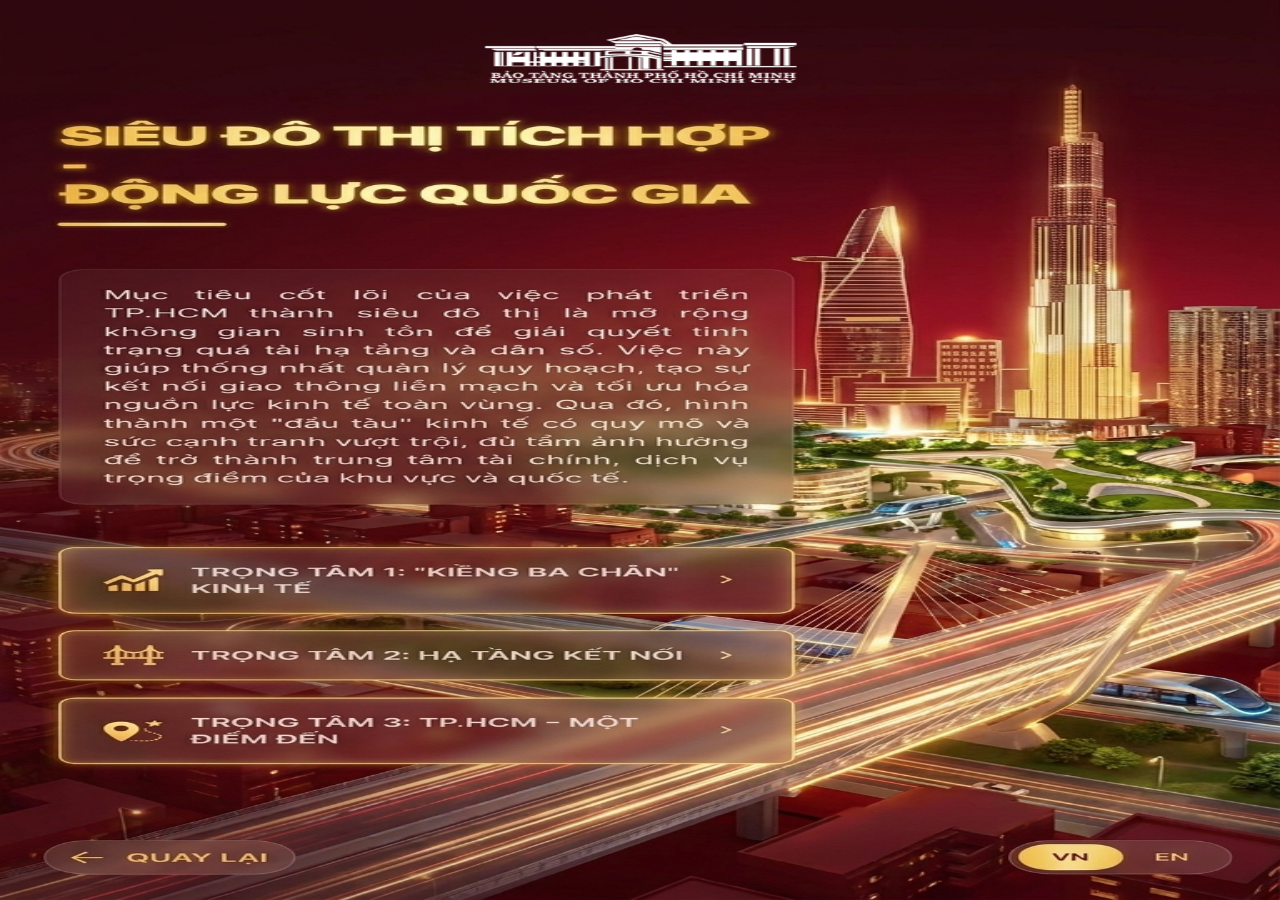
<file: index.html>
<!DOCTYPE html>
<html class="light" lang="vi">
<head>
    <meta charset="utf-8">
    <meta content="width=device-width, initial-scale=1.0, viewport-fit=cover" name="viewport">
    <title>50 Năm</title>
    <script src="./js/tailwindcss/taiwindcss.js"></script>
    <link href="./css/googleapis/famly=Noto+Serif.css" rel="stylesheet">
    <link href="./css/googleapis/family=Material+Symbols+Outline.css" rel="stylesheet">
    <script id="tailwind-config">
        tailwind.config = {
            darkMode: "class",
            theme: {
                extend: {

                    /* ================= COLORS ================= */
                    colors: {

                        /* base brand */
                        primary: "#094cb2",
                        tertiary: "#6d5e00",
                        gold: "#D4AF37",
                        "gold-light": "#F9E37A",
                        "heritage-red": "#8B0000",
                        "deep-red": "#5C0000",

                        /* system (merged full set) */
                        "surface-container": "#ffe9e5",
                        "surface-container-high": "#ffe2dd",
                        "surface-container-highest": "#ffdad4",
                        "surface-container-low": "#fff0ee",
                        "surface-container-lowest": "#ffffff",
                        "surface-variant": "#ffdad4",
                        surface: "#fff8f6",
                        background: "#fff8f6",

                        "surface-bright": "#fff8f6",
                        "surface-dim": "#ffcfc6",
                        "surface-tint": "#9c4144",

                        primary: "#993f42",
                        "primary-container": "#b85659",
                        "primary-fixed": "#ffdad9",
                        "primary-fixed-dim": "#ffb3b2",
                        "on-primary": "#ffffff",
                        "on-primary-container": "#fffbff",
                        "on-primary-fixed": "#410008",
                        "on-primary-fixed-variant": "#7d2a2e",
                        "inverse-primary": "#ffb3b2",

                        secondary: "#3b6471",
                        "secondary-container": "#bce7f5",
                        "secondary-fixed": "#bfe9f8",
                        "secondary-fixed-dim": "#a3cddc",
                        "on-secondary": "#ffffff",
                        "on-secondary-container": "#3f6875",
                        "on-secondary-fixed": "#001f27",
                        "on-secondary-fixed-variant": "#214c58",
                        "inverse-on-surface": "#ffedea",

                        tertiary: "#006574",
                        "tertiary-container": "#008092",
                        "tertiary-fixed": "#a4eeff",
                        "tertiary-fixed-dim": "#52d7f0",
                        "on-tertiary": "#ffffff",
                        "on-tertiary-container": "#f8fdff",
                        "on-tertiary-fixed": "#001f25",
                        "on-tertiary-fixed-variant": "#004e5a",

                        error: "#ba1a1a",
                        "error-container": "#ffdad6",
                        "on-error": "#ffffff",
                        "on-error-container": "#93000a",

                        outline: "#887271",
                        "outline-variant": "#dbc0bf",

                        "inverse-surface": "#462923",
                        "on-surface": "#2e1410",
                        "on-surface-variant": "#554242",
                        "on-background": "#2e1410",

                        "surface-tint": "#2259bf",
                        "surface-container": "#efedee"
                    },

                    /* ================= TYPO ================= */
                    fontFamily: {
                        headline: ["Noto Serif", "serif"],
                        display: ["Noto Serif", "serif"],

                        body: ["Inter", "sans-serif"],
                        label: ["Public Sans", "sans-serif"],

                        "body-sm": ["Inter"],
                        "body-md": ["Inter"],
                        "headline-sm": ["Inter"],
                        "headline-md": ["Inter"],
                        "display-date": ["Inter"],
                        "label-caps": ["Inter"]
                    },

                    fontSize: {
                        "label-caps": ["11px", { lineHeight: "16px", letterSpacing: "0.03em", fontWeight: "600" }],
                        "body-sm": ["13px", { lineHeight: "18px", fontWeight: "400" }],
                        "body-md": ["15px", { lineHeight: "24px", fontWeight: "400" }],
                        "display-date": ["14px", { lineHeight: "20px", letterSpacing: "0.05em", fontWeight: "700" }],
                        "headline-md": ["18px", { lineHeight: "24px", fontWeight: "600" }],
                        "headline-sm": ["16px", { lineHeight: "22px", fontWeight: "600" }]
                    },

                    /* ================= LAYOUT ================= */
                    borderRadius: {
                        DEFAULT: "0.125rem",
                        lg: "0.25rem",
                        xl: "0.5rem",
                        full: "0.75rem"
                    },

                    spacing: {
                        card_gap: "20px",
                        container_padding: "16px",
                        timeline_track_width: "2px",
                        timeline_node_size: "12px",
                        timeline_gutter: "24px",
                        stack_space: "8px"
                    }
                }
            }
        };
    </script>
    <link rel="stylesheet" href="./css/style.css">
</head>

<body id="lang-vi">
    <!-- Loader -->
    <div id="loader" class="loader hidden">
        <div class="dot"></div>
        <div class="dot"></div>
        <div class="dot"></div>
        <div class="dot"></div>
        <div class="dot"></div>
    </div>
    <!-- NỘI DUNG SPA -->
    <div id="app">
    </div>
   
    <script>
         function changeLang() {
            const vietnamese = document.getElementById("lang-vi");
            const english = document.getElementById("lang-eng");
            if (vietnamese) {
                vietnamese.id = "lang-eng"
                // Ẩn tất cả các phần tử ngôn ngữ
                document.querySelectorAll('.lang').forEach(el => el.style.display = 'none');
                // Hiển thị ngôn ngữ tiếng anh
                document.querySelectorAll('.lang-eng').forEach(el => el.style.display = 'block');
                document.querySelectorAll('.lang-eng-inline').forEach(el => el.style.display = 'inline');
                // Lưu ngôn ngữ đã chọn vào localStorage
                localStorage.setItem('language', 'lang-eng')
            }
            if (english) {
                english.id = "lang-vi"

                // Ẩn tất cả các phần tử ngôn ngữ
                document.querySelectorAll('.lang').forEach(el => el.style.display = 'none');
                // Hiển thị ngôn ngữ việt nam
                document.querySelectorAll('.lang-vi').forEach(el => el.style.display = 'block');
                document.querySelectorAll('.lang-vi-inline').forEach(el => el.style.display = 'inline');
                // Lưu ngôn ngữ đã chọn vào localStorage
                localStorage.setItem('language', 'lang-vi')
            }
        }
    </script>
    <script src="./pages/index.js"></script>
    <script src="./js/carousel/innitCarousel.js"></script>
    <script src="./js/main.js"></script>


</body>

</html>
</file>
<file: css/googleapis/famly=Noto+Serif.css>
/* cyrillic-ext */
@font-face {
  font-family: 'Inter';
  font-style: normal;
  font-weight: 400;
  font-display: swap;
  src: url(./font1.woff2) format('woff2');
  unicode-range: U+0460-052F, U+1C80-1C8A, U+20B4, U+2DE0-2DFF, U+A640-A69F, U+FE2E-FE2F;
}
/* cyrillic */
@font-face {
  font-family: 'Inter';
  font-style: normal;
  font-weight: 400;
  font-display: swap;
  src: url(./font2.woff2) format('woff2');
  unicode-range: U+0301, U+0400-045F, U+0490-0491, U+04B0-04B1, U+2116;
}
/* greek-ext */
@font-face {
  font-family: 'Inter';
  font-style: normal;
  font-weight: 400;
  font-display: swap;
  src: url(./font3.woff2) format('woff2');
  unicode-range: U+1F00-1FFF;
}
/* greek */
@font-face {
  font-family: 'Inter';
  font-style: normal;
  font-weight: 400;
  font-display: swap;
  src: url(./font5.woff2) format('woff2');
  unicode-range: U+0370-0377, U+037A-037F, U+0384-038A, U+038C, U+038E-03A1, U+03A3-03FF;
}
/* vietnamese */
@font-face {
  font-family: 'Inter';
  font-style: normal;
  font-weight: 400;
  font-display: swap;
  src: url(./font6.woff2) format('woff2');
  unicode-range: U+0102-0103, U+0110-0111, U+0128-0129, U+0168-0169, U+01A0-01A1, U+01AF-01B0, U+0300-0301, U+0303-0304, U+0308-0309, U+0323, U+0329, U+1EA0-1EF9, U+20AB;
}
/* latin-ext */
@font-face {
  font-family: 'Inter';
  font-style: normal;
  font-weight: 400;
  font-display: swap;
  src: url(./font7.woff2) format('woff2');
  unicode-range: U+0100-02BA, U+02BD-02C5, U+02C7-02CC, U+02CE-02D7, U+02DD-02FF, U+0304, U+0308, U+0329, U+1D00-1DBF, U+1E00-1E9F, U+1EF2-1EFF, U+2020, U+20A0-20AB, U+20AD-20C0, U+2113, U+2C60-2C7F, U+A720-A7FF;
}
/* latin */
@font-face {
  font-family: 'Inter';
  font-style: normal;
  font-weight: 400;
  font-display: swap;
  src: url(./font8.woff2) format('woff2');
  unicode-range: U+0000-00FF, U+0131, U+0152-0153, U+02BB-02BC, U+02C6, U+02DA, U+02DC, U+0304, U+0308, U+0329, U+2000-206F, U+20AC, U+2122, U+2191, U+2193, U+2212, U+2215, U+FEFF, U+FFFD;
}
/* cyrillic-ext */
@font-face {
  font-family: 'Inter';
  font-style: normal;
  font-weight: 500;
  font-display: swap;
  src: url(./font1.woff2) format('woff2');
  unicode-range: U+0460-052F, U+1C80-1C8A, U+20B4, U+2DE0-2DFF, U+A640-A69F, U+FE2E-FE2F;
}
/* cyrillic */
@font-face {
  font-family: 'Inter';
  font-style: normal;
  font-weight: 500;
  font-display: swap;
  src: url(./font2.woff2) format('woff2');
  unicode-range: U+0301, U+0400-045F, U+0490-0491, U+04B0-04B1, U+2116;
}
/* greek-ext */
@font-face {
  font-family: 'Inter';
  font-style: normal;
  font-weight: 500;
  font-display: swap;
  src: url(./font3.woff2) format('woff2');
  unicode-range: U+1F00-1FFF;
}
/* greek */
@font-face {
  font-family: 'Inter';
  font-style: normal;
  font-weight: 500;
  font-display: swap;
  src: url(./font5.woff2) format('woff2');
  unicode-range: U+0370-0377, U+037A-037F, U+0384-038A, U+038C, U+038E-03A1, U+03A3-03FF;
}
/* vietnamese */
@font-face {
  font-family: 'Inter';
  font-style: normal;
  font-weight: 500;
  font-display: swap;
  src: url(./font6.woff2) format('woff2');
  unicode-range: U+0102-0103, U+0110-0111, U+0128-0129, U+0168-0169, U+01A0-01A1, U+01AF-01B0, U+0300-0301, U+0303-0304, U+0308-0309, U+0323, U+0329, U+1EA0-1EF9, U+20AB;
}
/* latin-ext */
@font-face {
  font-family: 'Inter';
  font-style: normal;
  font-weight: 500;
  font-display: swap;
  src: url(./font7.woff2) format('woff2');
  unicode-range: U+0100-02BA, U+02BD-02C5, U+02C7-02CC, U+02CE-02D7, U+02DD-02FF, U+0304, U+0308, U+0329, U+1D00-1DBF, U+1E00-1E9F, U+1EF2-1EFF, U+2020, U+20A0-20AB, U+20AD-20C0, U+2113, U+2C60-2C7F, U+A720-A7FF;
}
/* latin */
@font-face {
  font-family: 'Inter';
  font-style: normal;
  font-weight: 500;
  font-display: swap;
  src: url(./font8.woff2) format('woff2');
  unicode-range: U+0000-00FF, U+0131, U+0152-0153, U+02BB-02BC, U+02C6, U+02DA, U+02DC, U+0304, U+0308, U+0329, U+2000-206F, U+20AC, U+2122, U+2191, U+2193, U+2212, U+2215, U+FEFF, U+FFFD;
}
/* cyrillic-ext */
@font-face {
  font-family: 'Inter';
  font-style: normal;
  font-weight: 700;
  font-display: swap;
  src: url(./font1.woff2) format('woff2');
  unicode-range: U+0460-052F, U+1C80-1C8A, U+20B4, U+2DE0-2DFF, U+A640-A69F, U+FE2E-FE2F;
}
/* cyrillic */
@font-face {
  font-family: 'Inter';
  font-style: normal;
  font-weight: 700;
  font-display: swap;
  src: url(./font2.woff2) format('woff2');
  unicode-range: U+0301, U+0400-045F, U+0490-0491, U+04B0-04B1, U+2116;
}
/* greek-ext */
@font-face {
  font-family: 'Inter';
  font-style: normal;
  font-weight: 700;
  font-display: swap;
  src: url(./font3.woff2) format('woff2');
  unicode-range: U+1F00-1FFF;
}
/* greek */
@font-face {
  font-family: 'Inter';
  font-style: normal;
  font-weight: 700;
  font-display: swap;
  src: url(./font5.woff2) format('woff2');
  unicode-range: U+0370-0377, U+037A-037F, U+0384-038A, U+038C, U+038E-03A1, U+03A3-03FF;
}
/* vietnamese */
@font-face {
  font-family: 'Inter';
  font-style: normal;
  font-weight: 700;
  font-display: swap;
  src: url(./font6.woff2) format('woff2');
  unicode-range: U+0102-0103, U+0110-0111, U+0128-0129, U+0168-0169, U+01A0-01A1, U+01AF-01B0, U+0300-0301, U+0303-0304, U+0308-0309, U+0323, U+0329, U+1EA0-1EF9, U+20AB;
}
/* latin-ext */
@font-face {
  font-family: 'Inter';
  font-style: normal;
  font-weight: 700;
  font-display: swap;
  src: url(./font7.woff2) format('woff2');
  unicode-range: U+0100-02BA, U+02BD-02C5, U+02C7-02CC, U+02CE-02D7, U+02DD-02FF, U+0304, U+0308, U+0329, U+1D00-1DBF, U+1E00-1E9F, U+1EF2-1EFF, U+2020, U+20A0-20AB, U+20AD-20C0, U+2113, U+2C60-2C7F, U+A720-A7FF;
}
/* latin */
@font-face {
  font-family: 'Inter';
  font-style: normal;
  font-weight: 700;
  font-display: swap;
  src: url(./font8.woff2) format('woff2');
  unicode-range: U+0000-00FF, U+0131, U+0152-0153, U+02BB-02BC, U+02C6, U+02DA, U+02DC, U+0304, U+0308, U+0329, U+2000-206F, U+20AC, U+2122, U+2191, U+2193, U+2212, U+2215, U+FEFF, U+FFFD;
}
/* cyrillic-ext */
@font-face {
  font-family: 'Noto Serif';
  font-style: normal;
  font-weight: 400;
  font-stretch: 100%;
  font-display: swap;
  src: url(https://fonts.gstatic.com/s/notoserif/v33/ga6daw1J5X9T9RW6j9bNVls-hfgvz8JcMofYTYf3D33Esw.woff2) format('woff2');
  unicode-range: U+0460-052F, U+1C80-1C8A, U+20B4, U+2DE0-2DFF, U+A640-A69F, U+FE2E-FE2F;
}
/* cyrillic */
@font-face {
  font-family: 'Noto Serif';
  font-style: normal;
  font-weight: 400;
  font-stretch: 100%;
  font-display: swap;
  src: url(https://fonts.gstatic.com/s/notoserif/v33/ga6daw1J5X9T9RW6j9bNVls-hfgvz8JcMofYTYf-D33Esw.woff2) format('woff2');
  unicode-range: U+0301, U+0400-045F, U+0490-0491, U+04B0-04B1, U+2116;
}
/* greek-ext */
@font-face {
  font-family: 'Noto Serif';
  font-style: normal;
  font-weight: 400;
  font-stretch: 100%;
  font-display: swap;
  src: url(https://fonts.gstatic.com/s/notoserif/v33/ga6daw1J5X9T9RW6j9bNVls-hfgvz8JcMofYTYf2D33Esw.woff2) format('woff2');
  unicode-range: U+1F00-1FFF;
}
/* greek */
@font-face {
  font-family: 'Noto Serif';
  font-style: normal;
  font-weight: 400;
  font-stretch: 100%;
  font-display: swap;
  src: url(https://fonts.gstatic.com/s/notoserif/v33/ga6daw1J5X9T9RW6j9bNVls-hfgvz8JcMofYTYf5D33Esw.woff2) format('woff2');
  unicode-range: U+0370-0377, U+037A-037F, U+0384-038A, U+038C, U+038E-03A1, U+03A3-03FF;
}
/* math */
@font-face {
  font-family: 'Noto Serif';
  font-style: normal;
  font-weight: 400;
  font-stretch: 100%;
  font-display: swap;
  src: url(https://fonts.gstatic.com/s/notoserif/v33/ga6daw1J5X9T9RW6j9bNVls-hfgvz8JcMofYTYeGD33Esw.woff2) format('woff2');
  unicode-range: U+0302-0303, U+0305, U+0307-0308, U+0310, U+0312, U+0315, U+031A, U+0326-0327, U+032C, U+032F-0330, U+0332-0333, U+0338, U+033A, U+0346, U+034D, U+0391-03A1, U+03A3-03A9, U+03B1-03C9, U+03D1, U+03D5-03D6, U+03F0-03F1, U+03F4-03F5, U+2016-2017, U+2034-2038, U+203C, U+2040, U+2043, U+2047, U+2050, U+2057, U+205F, U+2070-2071, U+2074-208E, U+2090-209C, U+20D0-20DC, U+20E1, U+20E5-20EF, U+2100-2112, U+2114-2115, U+2117-2121, U+2123-214F, U+2190, U+2192, U+2194-21AE, U+21B0-21E5, U+21F1-21F2, U+21F4-2211, U+2213-2214, U+2216-22FF, U+2308-230B, U+2310, U+2319, U+231C-2321, U+2336-237A, U+237C, U+2395, U+239B-23B7, U+23D0, U+23DC-23E1, U+2474-2475, U+25AF, U+25B3, U+25B7, U+25BD, U+25C1, U+25CA, U+25CC, U+25FB, U+266D-266F, U+27C0-27FF, U+2900-2AFF, U+2B0E-2B11, U+2B30-2B4C, U+2BFE, U+3030, U+FF5B, U+FF5D, U+1D400-1D7FF, U+1EE00-1EEFF;
}
/* vietnamese */
@font-face {
  font-family: 'Noto Serif';
  font-style: normal;
  font-weight: 400;
  font-stretch: 100%;
  font-display: swap;
  src: url(https://fonts.gstatic.com/s/notoserif/v33/ga6daw1J5X9T9RW6j9bNVls-hfgvz8JcMofYTYf1D33Esw.woff2) format('woff2');
  unicode-range: U+0102-0103, U+0110-0111, U+0128-0129, U+0168-0169, U+01A0-01A1, U+01AF-01B0, U+0300-0301, U+0303-0304, U+0308-0309, U+0323, U+0329, U+1EA0-1EF9, U+20AB;
}
/* latin-ext */
@font-face {
  font-family: 'Noto Serif';
  font-style: normal;
  font-weight: 400;
  font-stretch: 100%;
  font-display: swap;
  src: url(https://fonts.gstatic.com/s/notoserif/v33/ga6daw1J5X9T9RW6j9bNVls-hfgvz8JcMofYTYf0D33Esw.woff2) format('woff2');
  unicode-range: U+0100-02BA, U+02BD-02C5, U+02C7-02CC, U+02CE-02D7, U+02DD-02FF, U+0304, U+0308, U+0329, U+1D00-1DBF, U+1E00-1E9F, U+1EF2-1EFF, U+2020, U+20A0-20AB, U+20AD-20C0, U+2113, U+2C60-2C7F, U+A720-A7FF;
}
/* latin */
@font-face {
  font-family: 'Noto Serif';
  font-style: normal;
  font-weight: 400;
  font-stretch: 100%;
  font-display: swap;
  src: url(https://fonts.gstatic.com/s/notoserif/v33/ga6daw1J5X9T9RW6j9bNVls-hfgvz8JcMofYTYf6D30.woff2) format('woff2');
  unicode-range: U+0000-00FF, U+0131, U+0152-0153, U+02BB-02BC, U+02C6, U+02DA, U+02DC, U+0304, U+0308, U+0329, U+2000-206F, U+20AC, U+2122, U+2191, U+2193, U+2212, U+2215, U+FEFF, U+FFFD;
}
/* cyrillic-ext */
@font-face {
  font-family: 'Noto Serif';
  font-style: normal;
  font-weight: 500;
  font-stretch: 100%;
  font-display: swap;
  src: url(https://fonts.gstatic.com/s/notoserif/v33/ga6daw1J5X9T9RW6j9bNVls-hfgvz8JcMofYTYf3D33Esw.woff2) format('woff2');
  unicode-range: U+0460-052F, U+1C80-1C8A, U+20B4, U+2DE0-2DFF, U+A640-A69F, U+FE2E-FE2F;
}
/* cyrillic */
@font-face {
  font-family: 'Noto Serif';
  font-style: normal;
  font-weight: 500;
  font-stretch: 100%;
  font-display: swap;
  src: url(https://fonts.gstatic.com/s/notoserif/v33/ga6daw1J5X9T9RW6j9bNVls-hfgvz8JcMofYTYf-D33Esw.woff2) format('woff2');
  unicode-range: U+0301, U+0400-045F, U+0490-0491, U+04B0-04B1, U+2116;
}
/* greek-ext */
@font-face {
  font-family: 'Noto Serif';
  font-style: normal;
  font-weight: 500;
  font-stretch: 100%;
  font-display: swap;
  src: url(https://fonts.gstatic.com/s/notoserif/v33/ga6daw1J5X9T9RW6j9bNVls-hfgvz8JcMofYTYf2D33Esw.woff2) format('woff2');
  unicode-range: U+1F00-1FFF;
}
/* greek */
@font-face {
  font-family: 'Noto Serif';
  font-style: normal;
  font-weight: 500;
  font-stretch: 100%;
  font-display: swap;
  src: url(https://fonts.gstatic.com/s/notoserif/v33/ga6daw1J5X9T9RW6j9bNVls-hfgvz8JcMofYTYf5D33Esw.woff2) format('woff2');
  unicode-range: U+0370-0377, U+037A-037F, U+0384-038A, U+038C, U+038E-03A1, U+03A3-03FF;
}
/* math */
@font-face {
  font-family: 'Noto Serif';
  font-style: normal;
  font-weight: 500;
  font-stretch: 100%;
  font-display: swap;
  src: url(https://fonts.gstatic.com/s/notoserif/v33/ga6daw1J5X9T9RW6j9bNVls-hfgvz8JcMofYTYeGD33Esw.woff2) format('woff2');
  unicode-range: U+0302-0303, U+0305, U+0307-0308, U+0310, U+0312, U+0315, U+031A, U+0326-0327, U+032C, U+032F-0330, U+0332-0333, U+0338, U+033A, U+0346, U+034D, U+0391-03A1, U+03A3-03A9, U+03B1-03C9, U+03D1, U+03D5-03D6, U+03F0-03F1, U+03F4-03F5, U+2016-2017, U+2034-2038, U+203C, U+2040, U+2043, U+2047, U+2050, U+2057, U+205F, U+2070-2071, U+2074-208E, U+2090-209C, U+20D0-20DC, U+20E1, U+20E5-20EF, U+2100-2112, U+2114-2115, U+2117-2121, U+2123-214F, U+2190, U+2192, U+2194-21AE, U+21B0-21E5, U+21F1-21F2, U+21F4-2211, U+2213-2214, U+2216-22FF, U+2308-230B, U+2310, U+2319, U+231C-2321, U+2336-237A, U+237C, U+2395, U+239B-23B7, U+23D0, U+23DC-23E1, U+2474-2475, U+25AF, U+25B3, U+25B7, U+25BD, U+25C1, U+25CA, U+25CC, U+25FB, U+266D-266F, U+27C0-27FF, U+2900-2AFF, U+2B0E-2B11, U+2B30-2B4C, U+2BFE, U+3030, U+FF5B, U+FF5D, U+1D400-1D7FF, U+1EE00-1EEFF;
}
/* vietnamese */
@font-face {
  font-family: 'Noto Serif';
  font-style: normal;
  font-weight: 500;
  font-stretch: 100%;
  font-display: swap;
  src: url(https://fonts.gstatic.com/s/notoserif/v33/ga6daw1J5X9T9RW6j9bNVls-hfgvz8JcMofYTYf1D33Esw.woff2) format('woff2');
  unicode-range: U+0102-0103, U+0110-0111, U+0128-0129, U+0168-0169, U+01A0-01A1, U+01AF-01B0, U+0300-0301, U+0303-0304, U+0308-0309, U+0323, U+0329, U+1EA0-1EF9, U+20AB;
}
/* latin-ext */
@font-face {
  font-family: 'Noto Serif';
  font-style: normal;
  font-weight: 500;
  font-stretch: 100%;
  font-display: swap;
  src: url(https://fonts.gstatic.com/s/notoserif/v33/ga6daw1J5X9T9RW6j9bNVls-hfgvz8JcMofYTYf0D33Esw.woff2) format('woff2');
  unicode-range: U+0100-02BA, U+02BD-02C5, U+02C7-02CC, U+02CE-02D7, U+02DD-02FF, U+0304, U+0308, U+0329, U+1D00-1DBF, U+1E00-1E9F, U+1EF2-1EFF, U+2020, U+20A0-20AB, U+20AD-20C0, U+2113, U+2C60-2C7F, U+A720-A7FF;
}
/* latin */
@font-face {
  font-family: 'Noto Serif';
  font-style: normal;
  font-weight: 500;
  font-stretch: 100%;
  font-display: swap;
  src: url(https://fonts.gstatic.com/s/notoserif/v33/ga6daw1J5X9T9RW6j9bNVls-hfgvz8JcMofYTYf6D30.woff2) format('woff2');
  unicode-range: U+0000-00FF, U+0131, U+0152-0153, U+02BB-02BC, U+02C6, U+02DA, U+02DC, U+0304, U+0308, U+0329, U+2000-206F, U+20AC, U+2122, U+2191, U+2193, U+2212, U+2215, U+FEFF, U+FFFD;
}
/* cyrillic-ext */
@font-face {
  font-family: 'Noto Serif';
  font-style: normal;
  font-weight: 700;
  font-stretch: 100%;
  font-display: swap;
  src: url(https://fonts.gstatic.com/s/notoserif/v33/ga6daw1J5X9T9RW6j9bNVls-hfgvz8JcMofYTYf3D33Esw.woff2) format('woff2');
  unicode-range: U+0460-052F, U+1C80-1C8A, U+20B4, U+2DE0-2DFF, U+A640-A69F, U+FE2E-FE2F;
}
/* cyrillic */
@font-face {
  font-family: 'Noto Serif';
  font-style: normal;
  font-weight: 700;
  font-stretch: 100%;
  font-display: swap;
  src: url(https://fonts.gstatic.com/s/notoserif/v33/ga6daw1J5X9T9RW6j9bNVls-hfgvz8JcMofYTYf-D33Esw.woff2) format('woff2');
  unicode-range: U+0301, U+0400-045F, U+0490-0491, U+04B0-04B1, U+2116;
}
/* greek-ext */
@font-face {
  font-family: 'Noto Serif';
  font-style: normal;
  font-weight: 700;
  font-stretch: 100%;
  font-display: swap;
  src: url(https://fonts.gstatic.com/s/notoserif/v33/ga6daw1J5X9T9RW6j9bNVls-hfgvz8JcMofYTYf2D33Esw.woff2) format('woff2');
  unicode-range: U+1F00-1FFF;
}
/* greek */
@font-face {
  font-family: 'Noto Serif';
  font-style: normal;
  font-weight: 700;
  font-stretch: 100%;
  font-display: swap;
  src: url(https://fonts.gstatic.com/s/notoserif/v33/ga6daw1J5X9T9RW6j9bNVls-hfgvz8JcMofYTYf5D33Esw.woff2) format('woff2');
  unicode-range: U+0370-0377, U+037A-037F, U+0384-038A, U+038C, U+038E-03A1, U+03A3-03FF;
}
/* math */
@font-face {
  font-family: 'Noto Serif';
  font-style: normal;
  font-weight: 700;
  font-stretch: 100%;
  font-display: swap;
  src: url(https://fonts.gstatic.com/s/notoserif/v33/ga6daw1J5X9T9RW6j9bNVls-hfgvz8JcMofYTYeGD33Esw.woff2) format('woff2');
  unicode-range: U+0302-0303, U+0305, U+0307-0308, U+0310, U+0312, U+0315, U+031A, U+0326-0327, U+032C, U+032F-0330, U+0332-0333, U+0338, U+033A, U+0346, U+034D, U+0391-03A1, U+03A3-03A9, U+03B1-03C9, U+03D1, U+03D5-03D6, U+03F0-03F1, U+03F4-03F5, U+2016-2017, U+2034-2038, U+203C, U+2040, U+2043, U+2047, U+2050, U+2057, U+205F, U+2070-2071, U+2074-208E, U+2090-209C, U+20D0-20DC, U+20E1, U+20E5-20EF, U+2100-2112, U+2114-2115, U+2117-2121, U+2123-214F, U+2190, U+2192, U+2194-21AE, U+21B0-21E5, U+21F1-21F2, U+21F4-2211, U+2213-2214, U+2216-22FF, U+2308-230B, U+2310, U+2319, U+231C-2321, U+2336-237A, U+237C, U+2395, U+239B-23B7, U+23D0, U+23DC-23E1, U+2474-2475, U+25AF, U+25B3, U+25B7, U+25BD, U+25C1, U+25CA, U+25CC, U+25FB, U+266D-266F, U+27C0-27FF, U+2900-2AFF, U+2B0E-2B11, U+2B30-2B4C, U+2BFE, U+3030, U+FF5B, U+FF5D, U+1D400-1D7FF, U+1EE00-1EEFF;
}
/* vietnamese */
@font-face {
  font-family: 'Noto Serif';
  font-style: normal;
  font-weight: 700;
  font-stretch: 100%;
  font-display: swap;
  src: url(https://fonts.gstatic.com/s/notoserif/v33/ga6daw1J5X9T9RW6j9bNVls-hfgvz8JcMofYTYf1D33Esw.woff2) format('woff2');
  unicode-range: U+0102-0103, U+0110-0111, U+0128-0129, U+0168-0169, U+01A0-01A1, U+01AF-01B0, U+0300-0301, U+0303-0304, U+0308-0309, U+0323, U+0329, U+1EA0-1EF9, U+20AB;
}
/* latin-ext */
@font-face {
  font-family: 'Noto Serif';
  font-style: normal;
  font-weight: 700;
  font-stretch: 100%;
  font-display: swap;
  src: url(https://fonts.gstatic.com/s/notoserif/v33/ga6daw1J5X9T9RW6j9bNVls-hfgvz8JcMofYTYf0D33Esw.woff2) format('woff2');
  unicode-range: U+0100-02BA, U+02BD-02C5, U+02C7-02CC, U+02CE-02D7, U+02DD-02FF, U+0304, U+0308, U+0329, U+1D00-1DBF, U+1E00-1E9F, U+1EF2-1EFF, U+2020, U+20A0-20AB, U+20AD-20C0, U+2113, U+2C60-2C7F, U+A720-A7FF;
}
/* latin */
@font-face {
  font-family: 'Noto Serif';
  font-style: normal;
  font-weight: 700;
  font-stretch: 100%;
  font-display: swap;
  src: url(https://fonts.gstatic.com/s/notoserif/v33/ga6daw1J5X9T9RW6j9bNVls-hfgvz8JcMofYTYf6D30.woff2) format('woff2');
  unicode-range: U+0000-00FF, U+0131, U+0152-0153, U+02BB-02BC, U+02C6, U+02DA, U+02DC, U+0304, U+0308, U+0329, U+2000-206F, U+20AC, U+2122, U+2191, U+2193, U+2212, U+2215, U+FEFF, U+FFFD;
}
/* vietnamese */
@font-face {
  font-family: 'Public Sans';
  font-style: normal;
  font-weight: 400;
  font-display: swap;
  src: url(https://fonts.gstatic.com/s/publicsans/v21/ijwRs572Xtc6ZYQws9YVwnNJfJ7Cww.woff2) format('woff2');
  unicode-range: U+0102-0103, U+0110-0111, U+0128-0129, U+0168-0169, U+01A0-01A1, U+01AF-01B0, U+0300-0301, U+0303-0304, U+0308-0309, U+0323, U+0329, U+1EA0-1EF9, U+20AB;
}
/* latin-ext */
@font-face {
  font-family: 'Public Sans';
  font-style: normal;
  font-weight: 400;
  font-display: swap;
  src: url(https://fonts.gstatic.com/s/publicsans/v21/ijwRs572Xtc6ZYQws9YVwnNIfJ7Cww.woff2) format('woff2');
  unicode-range: U+0100-02BA, U+02BD-02C5, U+02C7-02CC, U+02CE-02D7, U+02DD-02FF, U+0304, U+0308, U+0329, U+1D00-1DBF, U+1E00-1E9F, U+1EF2-1EFF, U+2020, U+20A0-20AB, U+20AD-20C0, U+2113, U+2C60-2C7F, U+A720-A7FF;
}
/* latin */
@font-face {
  font-family: 'Public Sans';
  font-style: normal;
  font-weight: 400;
  font-display: swap;
  src: url(https://fonts.gstatic.com/s/publicsans/v21/ijwRs572Xtc6ZYQws9YVwnNGfJ4.woff2) format('woff2');
  unicode-range: U+0000-00FF, U+0131, U+0152-0153, U+02BB-02BC, U+02C6, U+02DA, U+02DC, U+0304, U+0308, U+0329, U+2000-206F, U+20AC, U+2122, U+2191, U+2193, U+2212, U+2215, U+FEFF, U+FFFD;
}
/* vietnamese */
@font-face {
  font-family: 'Public Sans';
  font-style: normal;
  font-weight: 500;
  font-display: swap;
  src: url(https://fonts.gstatic.com/s/publicsans/v21/ijwRs572Xtc6ZYQws9YVwnNJfJ7Cww.woff2) format('woff2');
  unicode-range: U+0102-0103, U+0110-0111, U+0128-0129, U+0168-0169, U+01A0-01A1, U+01AF-01B0, U+0300-0301, U+0303-0304, U+0308-0309, U+0323, U+0329, U+1EA0-1EF9, U+20AB;
}
/* latin-ext */
@font-face {
  font-family: 'Public Sans';
  font-style: normal;
  font-weight: 500;
  font-display: swap;
  src: url(https://fonts.gstatic.com/s/publicsans/v21/ijwRs572Xtc6ZYQws9YVwnNIfJ7Cww.woff2) format('woff2');
  unicode-range: U+0100-02BA, U+02BD-02C5, U+02C7-02CC, U+02CE-02D7, U+02DD-02FF, U+0304, U+0308, U+0329, U+1D00-1DBF, U+1E00-1E9F, U+1EF2-1EFF, U+2020, U+20A0-20AB, U+20AD-20C0, U+2113, U+2C60-2C7F, U+A720-A7FF;
}
/* latin */
@font-face {
  font-family: 'Public Sans';
  font-style: normal;
  font-weight: 500;
  font-display: swap;
  src: url(https://fonts.gstatic.com/s/publicsans/v21/ijwRs572Xtc6ZYQws9YVwnNGfJ4.woff2) format('woff2');
  unicode-range: U+0000-00FF, U+0131, U+0152-0153, U+02BB-02BC, U+02C6, U+02DA, U+02DC, U+0304, U+0308, U+0329, U+2000-206F, U+20AC, U+2122, U+2191, U+2193, U+2212, U+2215, U+FEFF, U+FFFD;
}
/* vietnamese */
@font-face {
  font-family: 'Public Sans';
  font-style: normal;
  font-weight: 700;
  font-display: swap;
  src: url(https://fonts.gstatic.com/s/publicsans/v21/ijwRs572Xtc6ZYQws9YVwnNJfJ7Cww.woff2) format('woff2');
  unicode-range: U+0102-0103, U+0110-0111, U+0128-0129, U+0168-0169, U+01A0-01A1, U+01AF-01B0, U+0300-0301, U+0303-0304, U+0308-0309, U+0323, U+0329, U+1EA0-1EF9, U+20AB;
}
/* latin-ext */
@font-face {
  font-family: 'Public Sans';
  font-style: normal;
  font-weight: 700;
  font-display: swap;
  src: url(https://fonts.gstatic.com/s/publicsans/v21/ijwRs572Xtc6ZYQws9YVwnNIfJ7Cww.woff2) format('woff2');
  unicode-range: U+0100-02BA, U+02BD-02C5, U+02C7-02CC, U+02CE-02D7, U+02DD-02FF, U+0304, U+0308, U+0329, U+1D00-1DBF, U+1E00-1E9F, U+1EF2-1EFF, U+2020, U+20A0-20AB, U+20AD-20C0, U+2113, U+2C60-2C7F, U+A720-A7FF;
}
/* latin */
@font-face {
  font-family: 'Public Sans';
  font-style: normal;
  font-weight: 700;
  font-display: swap;
  src: url(https://fonts.gstatic.com/s/publicsans/v21/ijwRs572Xtc6ZYQws9YVwnNGfJ4.woff2) format('woff2');
  unicode-range: U+0000-00FF, U+0131, U+0152-0153, U+02BB-02BC, U+02C6, U+02DA, U+02DC, U+0304, U+0308, U+0329, U+2000-206F, U+20AC, U+2122, U+2191, U+2193, U+2212, U+2215, U+FEFF, U+FFFD;
}
</file>
<file: css/googleapis/family=Material+Symbols+Outline.css>
/* fallback */
@font-face {
  font-family: 'Material Symbols Outlined';
  font-style: normal;
  font-weight: 100 700;
  font-display: swap;
  src: url(./font4.woff2) format('woff2');
}

.material-symbols-outlined {
  font-family: 'Material Symbols Outlined';
  font-weight: normal;
  font-style: normal;
  font-size: 3vw;
  line-height: 1;
  letter-spacing: normal;
  text-transform: none;
  display: inline-block;
  white-space: nowrap;
  word-wrap: normal;
  direction: ltr;
  -webkit-font-feature-settings: 'liga';
  -webkit-font-smoothing: antialiased;
}
</file>
<file: css/style.css>
/* Index */
body {
    margin: 0;
    padding: 0;
    overflow-x: hidden;
    font-family: 'Inter', sans-serif;
    background-color: #410008;
}

.material-symbols-outlined {
    font-variation-settings: 'FILL' 0, 'wght' 400, 'GRAD' 0, 'opsz' 24;
    vertical-align: middle;
}

.bg-heritage {
    background-image: url('');
    background-size: cover;
    background-position: center;
    background-repeat: no-repeat;
}

.glass-panel {
    background: rgba(255, 255, 255, 0.05);
    backdrop-filter: blur(8px);
    border: 1px solid rgba(255, 218, 217, 0.1);
}

.text-gold {
    color: #ffdad9;
    /* Using primary-fixed for a golden-toned contrast against deep red */
    text-shadow: 0 2px 4px rgba(0, 0, 0, 0.3);
}

.btn-gold-outline {
    border: 1px solid #ffdad9;
    color: #ffdad9;
    background: rgba(153, 63, 66, 0.2);
    transition: all 0.3s ease;
}

.btn-gold-outline:active {
    background: #ffdad9;
    color: #410008;
    transform: scale(0.98);
}

/* Custom responsive units for text and spacing */
.text-huge {
    font-size: 8vw;
    line-height: 1.1;
}

.text-desc {
    font-size: 3.8vw;
    line-height: 1.5;
}

.text-btn {
    font-size: 3.5vw;
    font-weight: 600;
    letter-spacing: 0.02em;
}

.p-main {
    padding: 6vw;
}

.mb-sec {
    margin-bottom: 5vh;
}

.gap-btn {
    gap: 2vh;
}

/* Page1 */
.bg1 {
    background-image: url('../public/images/bg1.png');
    background-position: center;
    background-repeat: no-repeat;
    background-size: cover;
    background-attachment: fixed;
    color: #F9E37A;
    font-family: 'Inter', sans-serif;
    scroll-behavior: smooth;
}
.bg2 {
    background-image: url('../public/images/bg2.png');
    background-position: center;
    background-repeat: no-repeat;
    background-size: cover;
    background-attachment: fixed;
    color: #F9E37A;
    font-family: 'Inter', sans-serif;
    scroll-behavior: smooth;
}
.bg3 {
    background-image: url('../public/images/bg3.png');
    background-position: center;
    background-repeat: no-repeat;
    background-size: cover;
    background-attachment: fixed;
    color: #F9E37A;
    font-family: 'Inter', sans-serif;
    scroll-behavior: smooth;
}

.bg-page1 {
    background: radial-gradient(circle at top, #7a0808 0%, #4a0404 100%);
    color: #F9E37A;
    font-family: 'Inter', sans-serif;
    scroll-behavior: smooth;
}

.timeline-line {
    background: linear-gradient(to bottom, transparent, #D4AF37 10%, #D4AF37 90%, transparent);
    width: 2px;
}

.gold-glow {
    text-shadow: 0 0 15px rgba(212, 175, 55, 0.4);
}

.glass-card {
    background: rgba(255, 255, 255, 0.03);
    backdrop-filter: blur(10px);
    border-left: 2px solid rgba(212, 175, 55, 0.3);
    transition: all 0.3s ease;
}

.glass-card:hover {
    background: rgba(255, 255, 255, 0.07);
    border-left: 2px solid #D4AF37;
    transform: translateX(8px);
}

.dot-node {
    box-shadow: 0 0 10px #D4AF37, 0 0 20px rgba(212, 175, 55, 0.5);
}

.text-surface-dim {
    --tw-text-opacity: 1;
    color: rgb(219 218 219 / var(--tw-text-opacity, 1));
}

.text-tertiary-fixed {
    color: rgb(249 227 122 / 0.4);
}

@keyframes jumpBack {

    0%,
    100% {
        transform: translateY(0);
    }

    50% {
        transform: translateY(-10px);
    }
}

/* Page2 */
::-webkit-scrollbar {
    width: 0px;
    background: transparent;
}

.hide-scrollbar::-webkit-scrollbar {
    display: none;
}

.hide-scrollbar {
    -ms-overflow-style: none;
    scrollbar-width: none;
}

.text-content .first-letter::first-letter {
    font-size: 8vw;
    font-weight: 700;
    margin: 1vw 1vw 1vw 0;
}

.text-content p {
    margin-bottom: 1vw;
}

/* Loader */
.loader {
    display: flex;
    justify-content: center;
    position: relative;
    top: 40vh;
    z-index: 4;
}

.loader.hidden {
    display: none;
}

.loader .dot {
    height: 20px;
    width: 20px;
    border-radius: 50%;
    border: 2px solid #e8e8e8;
    background: #16b0c1;
    animation: jump 0.8s ease-in-out infinite alternate;
}

@keyframes jump {
    100% {
        background: #661e92;
        transform: translateZ(-3rem) scale(1.9);
    }
}

.loader .dot:nth-child(1) {
    animation-delay: 0.1s;
}

.loader .dot:nth-child(2) {
    animation-delay: 0.2s;
}

.loader .dot:nth-child(3) {
    animation-delay: 0.3s;
}

.loader .dot:nth-child(4) {
    animation-delay: 0.4s;
}

.loader .dot:nth-child(5) {
    animation-delay: 0.5s;
}
</file>
